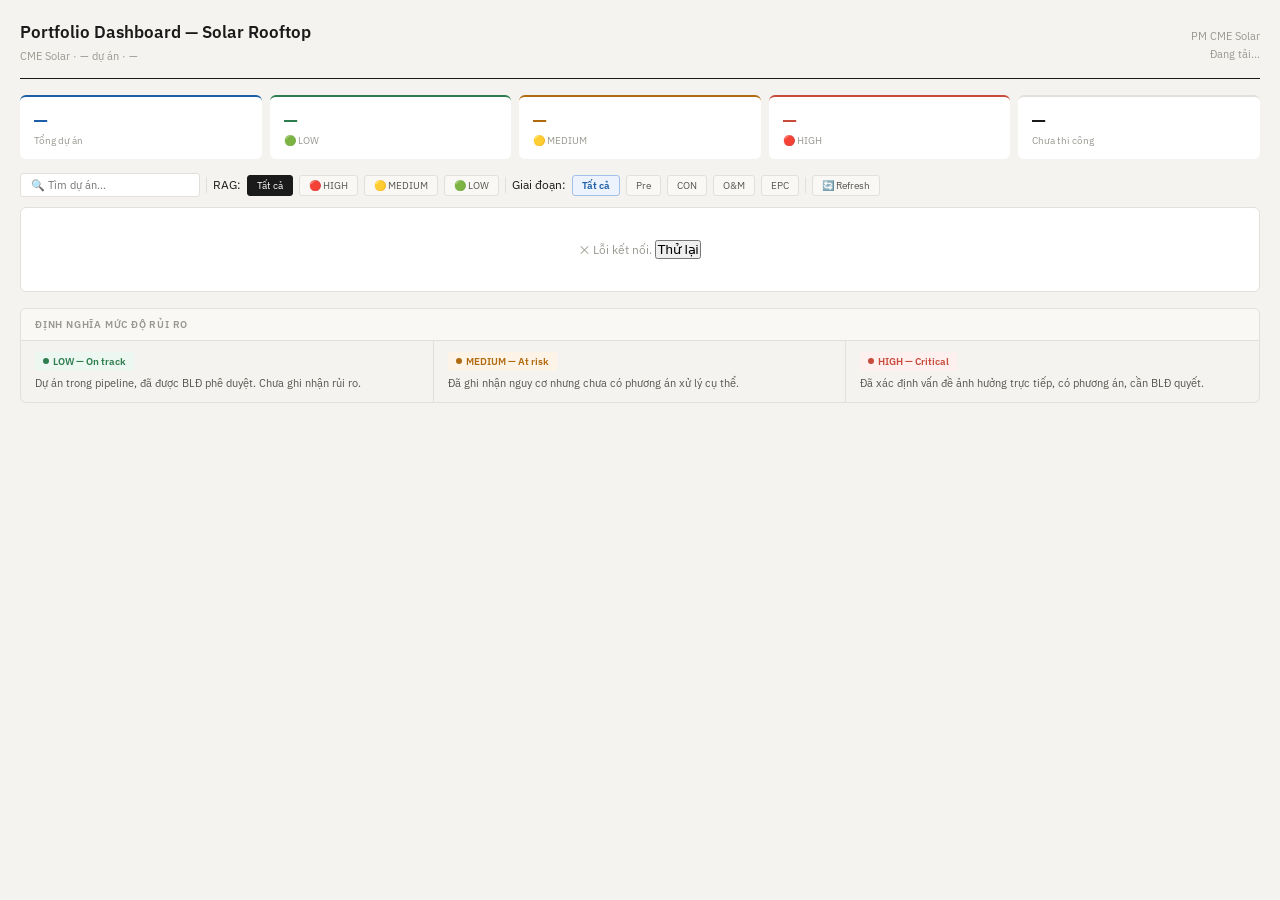
<file: index.html>
<!DOCTYPE html>
<html lang="vi">
<head>
<meta charset="UTF-8">
<meta name="viewport" content="width=device-width, initial-scale=1.0">
<title>Portfolio — CME Solar</title>
<link href="https://fonts.googleapis.com/css2?family=IBM+Plex+Sans:wght@300;400;500;600&family=IBM+Plex+Mono:wght@400;600&display=swap" rel="stylesheet">
<style>
:root{--bg:#f4f3ef;--surface:#fff;--s2:#f9f8f5;--s3:#fafaf8;--ink:#1a1a1a;--ink2:#555550;--ink3:#999890;--border:#e2e0da;
  --red:#c84b3c;--red-bg:#fdf0ee;--amber:#b06a10;--amber-bg:#fdf4e7;--green:#2e7d4f;--green-bg:#edf7f1;--blue:#1d5fa6;--blue-bg:#edf3fc;}
*{box-sizing:border-box;margin:0;padding:0;}
body{font-family:'IBM Plex Sans',sans-serif;background:var(--bg);color:var(--ink);font-size:12px;line-height:1.5;}
.shell{max-width:1280px;margin:0 auto;padding:20px 20px 48px;}

.hdr{display:flex;justify-content:space-between;align-items:flex-end;padding-bottom:14px;border-bottom:1.5px solid var(--ink);margin-bottom:16px;}
.hdr h1{font-size:17px;font-weight:600;}.hdr p{font-size:11px;color:var(--ink3);margin-top:2px;}
.hdr-r{text-align:right;font-size:11px;color:var(--ink3);line-height:1.7;}

.kpi-row{display:grid;grid-template-columns:repeat(5,1fr);gap:8px;margin-bottom:14px;}
.kpi{background:var(--surface);border-radius:6px;padding:11px 14px;border-top:2px solid var(--border);}
.kpi.g{border-top-color:var(--green);}.kpi.r{border-top-color:var(--red);}.kpi.a{border-top-color:var(--amber);}.kpi.b{border-top-color:var(--blue);}
.kpi-val{font-family:'IBM Plex Mono',monospace;font-size:22px;font-weight:600;line-height:1;margin-bottom:3px;}
.kpi.g .kpi-val{color:var(--green);}.kpi.r .kpi-val{color:var(--red);}.kpi.a .kpi-val{color:var(--amber);}.kpi.b .kpi-val{color:var(--blue);}
.kpi-lbl{font-size:10px;color:var(--ink3);}

.toolbar{display:flex;gap:6px;align-items:center;margin-bottom:10px;flex-wrap:wrap;}
.fb{font-size:10px;padding:3px 9px;border-radius:3px;border:.5px solid var(--border);background:var(--s2);color:var(--ink2);cursor:pointer;font-family:inherit;}
.fb.a-all{background:var(--ink);color:#fff;border-color:var(--ink);}
.fb.a-h{background:var(--red-bg);color:var(--red);border-color:#f09595;font-weight:600;}
.fb.a-m{background:var(--amber-bg);color:var(--amber);border-color:#fac775;font-weight:600;}
.fb.a-l{background:var(--green-bg);color:var(--green);border-color:#97c459;font-weight:600;}
.fb.a-gd{background:var(--blue-bg);color:var(--blue);border-color:#a3c0e8;font-weight:600;}
.sep{width:1px;height:16px;background:var(--border);}
.search-inp{padding:4px 10px;border:.5px solid var(--border);border-radius:3px;font-family:inherit;font-size:11px;outline:none;background:var(--surface);min-width:180px;}

.tbl-wrap{background:var(--surface);border-radius:6px;border:.5px solid var(--border);overflow:hidden;}
table{width:100%;border-collapse:collapse;table-layout:fixed;}
th{font-size:9px;font-weight:600;letter-spacing:.08em;text-transform:uppercase;color:var(--ink3);padding:8px 10px;border-bottom:.5px solid var(--border);text-align:left;cursor:pointer;user-select:none;white-space:nowrap;background:var(--s3);overflow:hidden;text-overflow:ellipsis;}
th:hover{color:var(--ink2);background:var(--s2);}
th.sa::after{content:' ↑'} th.sd::after{content:' ↓'}
td{padding:8px 10px;border-bottom:.5px solid var(--border);vertical-align:middle;overflow-wrap:break-word;}
tr:last-child td{border-bottom:none;}
.data-row{cursor:pointer;transition:background .1s;}
.data-row:hover td{background:var(--s2);}

.rag{display:inline-flex;align-items:center;gap:4px;font-size:10px;font-weight:600;padding:2px 8px;border-radius:3px;white-space:nowrap;}
.rag-h{background:var(--red-bg);color:var(--red);}.rag-m{background:var(--amber-bg);color:var(--amber);}.rag-l{background:var(--green-bg);color:var(--green);}
.dot{width:6px;height:6px;border-radius:50%;flex-shrink:0;}
.dot-h{background:var(--red);}.dot-m{background:var(--amber);}.dot-l{background:var(--green);}

.bdg{display:inline-flex;font-size:9px;border-radius:2px;padding:1px 6px;font-weight:600;white-space:nowrap;}
.b-g{background:var(--green-bg);color:var(--green);}.b-a{background:var(--amber-bg);color:var(--amber);}
.b-r{background:var(--red-bg);color:var(--red);}.b-b{background:var(--blue-bg);color:var(--blue);}

.vande-cell{display:block;font-size:11px;font-weight:600;line-height:1.45;overflow-wrap:break-word;}
.vande-cell.v-h{color:var(--red);}    /* HIGH  → đỏ  */
.vande-cell.v-m{color:var(--amber);}  /* MEDIUM→ vàng */
.vande-cell.v-l{color:var(--green);}  /* LOW   → xanh */
.vande-cell.ok{color:var(--ink3);font-weight:400;}
.pic-pill{display:inline-block;font-size:9px;padding:1px 6px;background:var(--blue-bg);color:var(--blue);border-radius:2px;margin-top:4px;}
.target-cell{font-size:11px;color:var(--ink2);line-height:1.45;overflow-wrap:break-word;}

.legend{margin-top:16px;border:.5px solid var(--border);border-radius:6px;overflow:hidden;}
.legend-hd{font-size:10px;font-weight:600;letter-spacing:.08em;text-transform:uppercase;color:var(--ink3);padding:8px 14px;border-bottom:.5px solid var(--border);background:var(--s2);}
.legend-body{display:grid;grid-template-columns:repeat(3,1fr);}
.legend-item{padding:10px 14px;border-right:.5px solid var(--border);}
.legend-item:last-child{border-right:none;}
.legend-lv{margin-bottom:4px;}
.legend-desc{font-size:11px;color:var(--ink2);line-height:1.6;}

.loading{text-align:center;padding:32px;color:var(--ink3);}
.spinner{display:inline-block;width:18px;height:18px;border:2px solid var(--border);border-top-color:var(--blue);border-radius:50%;animation:spin .6s linear infinite;}
@keyframes spin{to{transform:rotate(360deg);}}
</style>
</head>
<body>
<div class="shell">

<div class="hdr">
  <div>
    <h1>Portfolio Dashboard — Solar Rooftop</h1>
    <p>CME Solar · <span id="total-count">—</span> dự án · <span id="report-date">—</span></p>
  </div>
  <div class="hdr-r">
    PM CME Solar<br>
    <span id="sync-time">Đang tải...</span>
  </div>
</div>

<div class="kpi-row">
  <div class="kpi b"><div class="kpi-val" id="k-total">—</div><div class="kpi-lbl">Tổng dự án</div></div>
  <div class="kpi g"><div class="kpi-val" id="k-l">—</div><div class="kpi-lbl">🟢 LOW</div></div>
  <div class="kpi a"><div class="kpi-val" id="k-m">—</div><div class="kpi-lbl">🟡 MEDIUM</div></div>
  <div class="kpi r"><div class="kpi-val" id="k-h">—</div><div class="kpi-lbl">🔴 HIGH</div></div>
  <div class="kpi"><div class="kpi-val" id="k-pre">—</div><div class="kpi-lbl">Chưa thi công</div></div>
</div>

<div class="toolbar">
  <input class="search-inp" type="text" placeholder="🔍 Tìm dự án..." oninput="render()">
  <div class="sep"></div>
  RAG:
  <button class="fb a-all" data-group="rag" onclick="sf('rag','all',this)">Tất cả</button>
  <button class="fb" data-group="rag" onclick="sf('rag','H',this)">🔴 HIGH</button>
  <button class="fb" data-group="rag" onclick="sf('rag','M',this)">🟡 MEDIUM</button>
  <button class="fb" data-group="rag" onclick="sf('rag','L',this)">🟢 LOW</button>
  <div class="sep"></div>
  Giai đoạn:
  <button class="fb a-gd" data-group="gd" onclick="sf('gd','all',this)">Tất cả</button>
  <button class="fb" data-group="gd" onclick="sf('gd','Pre',this)">Pre</button>
  <button class="fb" data-group="gd" onclick="sf('gd','CON',this)">CON</button>
  <button class="fb" data-group="gd" onclick="sf('gd','O&M',this)">O&M</button>
  <button class="fb" data-group="gd" onclick="sf('gd','EPC',this)">EPC</button>
  <div class="sep"></div>
  <button class="fb" onclick="loadAll()">🔄 Refresh</button>
  <span id="rc" style="margin-left:auto;font-size:10px;color:var(--ink3)"></span>
</div>

<div id="dup-warning" style="display:none;background:var(--red-bg);color:var(--red);font-size:11px;font-weight:600;padding:8px 12px;border-radius:6px;margin-bottom:10px"></div>

<div class="tbl-wrap">
  <div class="loading" id="tbl-loading"><div class="spinner"></div><br>Đang tải...</div>
  <table id="main-table" style="display:none">
    <thead>
      <tr>
        <th data-key="id" onclick="sb('id')" style="width:4%">#</th>
        <th data-key="name" onclick="sb('name')" style="width:14%">Dự án</th>
        <th data-key="rag" onclick="sb('rag')" style="width:7%">RAG</th>
        <th data-key="phase" onclick="sb('phase')" style="width:7%">Giai đoạn</th>
        <th style="width:9%">Thanh toán</th>
        <th style="width:36%">⚠️ Vấn đề / PIC</th>
        <th style="width:23%">Mục tiêu</th>
      </tr>
    </thead>
    <tbody id="tbody"></tbody>
  </table>
  <div id="tbl-empty" style="display:none;text-align:center;padding:24px;color:var(--ink3)">Không có dự án phù hợp</div>
</div>

<div class="legend">
  <div class="legend-hd">Định nghĩa mức độ rủi ro</div>
  <div class="legend-body">
    <div class="legend-item">
      <div class="legend-lv"><span class="rag rag-l"><span class="dot dot-l"></span>LOW — On track</span></div>
      <div class="legend-desc">Dự án trong pipeline, đã được BLĐ phê duyệt. Chưa ghi nhận rủi ro.</div>
    </div>
    <div class="legend-item">
      <div class="legend-lv"><span class="rag rag-m"><span class="dot dot-m"></span>MEDIUM — At risk</span></div>
      <div class="legend-desc">Đã ghi nhận nguy cơ nhưng chưa có phương án xử lý cụ thể.</div>
    </div>
    <div class="legend-item">
      <div class="legend-lv"><span class="rag rag-h"><span class="dot dot-h"></span>HIGH — Critical</span></div>
      <div class="legend-desc">Đã xác định vấn đề ảnh hưởng trực tiếp, có phương án, cần BLĐ quyết.</div>
    </div>
  </div>
</div>

</div>

<script>
const API = 'https://script.google.com/macros/s/AKfycbxOqrw7USflAwjS0k8mdQATs1PAtiLF1oX7c_IN12JrvRx0AUqmANl1LqVWuil_XNXS/exec';

let projects = [];
let paymentsData = [];
let actionItems = [];
let fRag = 'all', fGd = 'all';
let sKey = null, sDir = 1;
const DEPT_LABEL = { bd:'BD', bds:'BDs', dien:'Điện', ketcau:'Kết Cấu', pm:'PM', hseq:'HSEQ', muasam:'Mua sắm', legal:'Legal', taichinh:'Tài chính' };
const OLD_DEPT_LABEL = { phaply:'Legal', vattu:'Mua sắm', hse:'HSEQ', kythuat:'Điện' };
function deptLabel(code) { return DEPT_LABEL[code] || OLD_DEPT_LABEL[code] || code || '—'; }

// esc() = escape HTML — bắt buộc dùng cho MỌI text tự do lấy từ sheet trước khi chèn vào
// innerHTML, vì backend không còn token nên ai cũng ghi được vào sheet (xem CLAUDE.md).
function esc(s) {
  if (s === null || s === undefined) return '';
  return String(s)
    .replace(/&/g, '&amp;')
    .replace(/</g, '&lt;')
    .replace(/>/g, '&gt;')
    .replace(/"/g, '&quot;')
    .replace(/'/g, '&#39;');
}
function formatIssueHtml(text) {
  if (!text) return '';
  return esc(text).split('\n').map(line =>
    line.replace(/\(PIC: ([^)]+)\)\s*$/, '<span style="font-size:10px;padding:1px 6px;background:var(--blue-bg);color:var(--blue);border-radius:2px;margin-left:4px">PIC: $1</span>')
  ).join('<br>');
}

async function apiGet(sheet) {
  const r = await fetch(`${API}?sheet=${encodeURIComponent(sheet)}`);
  const d = await r.json();
  if (Array.isArray(d)) return d;
  return [];
}

async function apiGetActionItemsPublic() {
  const r = await fetch(`${API}?action=actionitems_public`);
  const d = await r.json();
  return Array.isArray(d) ? d : [];
}

function parseDMY(s) {
  if (!s) return null;
  s = String(s);
  const m = s.match(/(\d{1,2})[\/\-](\d{1,2})[\/\-](\d{2,4})/);
  if (!m) return null;
  const y = m[3].length === 2 ? '20'+m[3] : m[3];
  return new Date(`${y}-${m[2].padStart(2,'0')}-${m[1].padStart(2,'0')}`);
}

async function loadAll() {
  document.getElementById('tbl-loading').style.display = 'block';
  document.getElementById('main-table').style.display = 'none';
  document.getElementById('tbl-empty').style.display = 'none';
  try {
    const [proj, payments, aItems] = await Promise.all([
      apiGet('projects'),
      apiGet('payments'),
      apiGetActionItemsPublic()
    ]);
    paymentsData = payments;
    actionItems = aItems;

    // Dedupe projects by name
    const seen = new Set();
    const dupNames = [];
    projects = proj
      .filter(r => {
        if (!r.name) return false;
        if (seen.has(r.name)) { dupNames.push(r.name); return false; }
        seen.add(r.name);
        return true;
      })
      .map((r, i) => ({
        id:       i + 1,
        name:     r.name     || '',
        location: r.location || '',
        epc:      r.epc      || '',
        tvgs:     r.tvgs     || '',
        capacity:   r.capacity || '',
        startDate:  r.startdate|| '',
        cod:        r.cod      || '',
        pm:         r.pm       || '',
        rag:        (r.rag||'L').toString().toUpperCase().startsWith('H') ? 'H'
                  : (r.rag||'L').toString().toUpperCase().startsWith('M') ? 'M' : 'L',
        issue:      r.issue    ? String(r.issue) : '',
        phase:    r.phase    || 'CON',
        target:   r.target   || '',
        picDept:  r.picdept  ? String(r.picdept) : ''
      }));

    const dupWarn = document.getElementById('dup-warning');
    if (dupNames.length) {
      dupWarn.textContent = `⚠️ Phát hiện ${dupNames.length} dự án trùng tên (đã ẩn bản trùng): ${[...new Set(dupNames)].join(', ')}`;
      dupWarn.style.display = 'block';
    } else {
      dupWarn.style.display = 'none';
    }

    document.getElementById('tbl-loading').style.display = 'none';
    document.getElementById('main-table').style.display = 'table';
    document.getElementById('total-count').textContent = projects.length;
    document.getElementById('report-date').textContent = new Date().toLocaleDateString('vi-VN');
    document.getElementById('sync-time').textContent = 'Cập nhật: ' + new Date().toLocaleTimeString('vi');
    render();
  } catch(e) {
    console.error(e);
    document.getElementById('tbl-loading').innerHTML = '❌ Lỗi kết nối. <button onclick="loadAll()">Thử lại</button>';
  }
}

function calcPayments(name) {
  const order = ['Tạm ứng','Đợt 1','Đợt 2','Đợt 3','QT'];
  const rows = paymentsData.filter(r => r.project === name);
  if (!rows.length) return null;
  const approved = rows.filter(r => /approved|paid|đã duyệt/i.test(r.approvalstatus||''));
  if (!approved.length) return [{ label: rows[0].paymentround||'—', cls: 'b-a', done: false }];
  // Sort theo thứ tự cố định
  approved.sort((a,b) => order.indexOf(a.paymentround) - order.indexOf(b.paymentround));
  return approved.map(r => ({ label: r.paymentround, cls: 'b-g', done: true }));
}

function sf(type, val, btn) {
  document.querySelectorAll(`.toolbar .fb[data-group="${type}"]`).forEach(b => b.className = 'fb');
  if (type === 'rag') {
    fRag = val;
    btn.className = 'fb ' + (val==='all'?'a-all':val==='H'?'a-h':val==='M'?'a-m':'a-l');
  } else {
    fGd = val;
    btn.className = 'fb a-gd';
  }
  render();
}

function sb(k) {
  if (sKey === k) sDir *= -1; else { sKey = k; sDir = 1; }
  document.querySelectorAll('th').forEach(t => t.className = '');
  const th = document.querySelector(`th[data-key="${k}"]`);
  if (th) th.className = sDir===1 ? 'sa' : 'sd';
  render();
}

function ro(r){return r==='H'?0:r==='M'?1:2;}

function render() {
  const search = document.querySelector('.search-inp').value.toLowerCase();
  let data = [...projects];
  if (fRag !== 'all') data = data.filter(p => p.rag === fRag);
  if (fGd !== 'all')  data = data.filter(p => p.phase === fGd);
  if (search) data = data.filter(p =>
    p.name.toLowerCase().includes(search) ||
    p.issue.toLowerCase().includes(search) ||
    p.picDept.toLowerCase().includes(search)
  );

  if (sKey) {
    data.sort((a, b) => {
      if (sKey==='id')    return (a.id - b.id) * sDir;
      if (sKey==='name')  return a.name.localeCompare(b.name) * sDir;
      if (sKey==='rag')   return (ro(a.rag) - ro(b.rag)) * sDir;
      if (sKey==='phase') return a.phase.localeCompare(b.phase) * sDir;
      if (sKey==='vande') return a.issue.localeCompare(b.issue) * sDir;
      return 0;
    });
  }

  document.getElementById('k-total').textContent = projects.length;
  document.getElementById('k-l').textContent = projects.filter(p=>p.rag==='L').length;
  document.getElementById('k-m').textContent = projects.filter(p=>p.rag==='M').length;
  document.getElementById('k-h').textContent = projects.filter(p=>p.rag==='H').length;
  document.getElementById('k-pre').textContent = projects.filter(p=>!['CON','O&M','Pre'].includes(p.phase)).length;
  document.getElementById('rc').textContent = `Hiển thị ${data.length}/${projects.length}`;

  if (!data.length) {
    document.getElementById('tbody').innerHTML = '';
    document.getElementById('tbl-empty').style.display = 'block';
    return;
  }
  document.getElementById('tbl-empty').style.display = 'none';

  document.getElementById('tbody').innerHTML = data.map(p => {
    const rc = p.rag==='H' ? 'rag-h' : p.rag==='M' ? 'rag-m' : 'rag-l';
    const dc = p.rag==='H' ? 'dot-h' : p.rag==='M' ? 'dot-m' : 'dot-l';
    const rl = p.rag==='H' ? 'HIGH'  : p.rag==='M' ? 'MEDIUM': 'LOW';
    const gdCls = p.phase==='CON' ? 'b-b' : p.phase==='O&M' ? 'b-g' : 'b-a';

    // Thanh toán
    const tt = calcPayments(p.name);
    const ttHtml = tt
      ? tt.map(t => `<span class="bdg ${t.cls}">${esc(t.label)}${t.done ? ' ✓' : ''}</span>`).join(' ')
      : '<span style="color:var(--ink3)">—</span>';

    // Vấn đề + PIC
    const vc = p.rag==='H' ? 'v-h' : p.rag==='M' ? 'v-m' : 'v-l';
    const vandeHtml = p.issue
      ? `<div class="vande-cell ${vc}">🚨 ${formatIssueHtml(p.issue)}</div>`
      : `<span class="vande-cell ${vc} ok">—</span>`;

    const rowId = 'ai-row-' + p.id;
    return `<tr class="data-row" onclick="openDashboard('${encodeURIComponent(p.name)}')">
      <td style="color:var(--ink3)"><span onclick="event.stopPropagation();toggleActionItems(this,'${rowId}')" style="cursor:pointer;display:inline-block;width:12px">▸</span>${p.id}</td>
      <td><div style="font-weight:600;font-size:11px">${esc(p.name)}</div>
          <div style="font-size:9px;color:var(--ink3)">${esc(p.epc||'')}${p.pm?' · '+esc(p.pm):''}</div></td>
      <td><span class="rag ${rc}"><span class="dot ${dc}"></span>${rl}</span></td>
      <td><span class="bdg ${gdCls}">${esc(p.phase)}</span></td>
      <td>${ttHtml}</td>
      <td>${vandeHtml}</td>
      <td class="target-cell">${esc(p.target||'—')}</td>
    </tr>
    <tr id="${rowId}-detail" style="display:none">
      <td colspan="7" style="background:var(--s2);padding:10px 16px 12px 34px">${actionItemDetailHtml(p.name)}</td>
    </tr>`;
  }).join('');
}

function actionItemRowHtml(a) {
  const STATUS_LABEL = { open:'Chưa xử lý', in_progress:'Đang xử lý', done:'Đã xong' };
  const overdue = a.deadline && a.status !== 'done' && parseDMY(a.deadline) && parseDMY(a.deadline) < new Date();
  return `<div style="display:flex;gap:8px;padding:5px 0;border-bottom:.5px solid var(--border);font-size:11px;flex-wrap:wrap;${overdue?'color:var(--red)':''}">
    <span style="flex:1;min-width:140px">${esc(a.description||'—')}${overdue?' ⚠️ Quá hạn':''}</span>
    <span class="bdg b-b">${esc(deptLabel(a.department))}</span>
    <span style="color:var(--ink3);min-width:60px">${esc(a.deadline||'—')}</span>
    <span>${esc(STATUS_LABEL[a.status]||a.status||'—')}</span>
  </div>`;
}

function actionItemDetailHtml(projectName) {
  const items = actionItems.filter(a => a.project === projectName);
  if (!items.length) return '<div style="font-size:11px;color:var(--ink3)">Không có action-item nào</div>';
  const active = items.filter(a => a.status !== 'done');
  const done = items.filter(a => a.status === 'done');
  const activeHtml = active.length ? active.map(actionItemRowHtml).join('') : '<div style="font-size:11px;color:var(--ink3)">Không có việc tồn đọng</div>';
  const doneId = 'ai-done-' + projectName.replace(/[^a-zA-Z0-9]/g, '');
  return activeHtml + (done.length ? `
    <div style="margin-top:6px">
      <span style="font-size:10px;color:var(--ink3);cursor:pointer;text-decoration:underline" onclick="event.stopPropagation();var d=document.getElementById('${doneId}');d.style.display=d.style.display==='none'?'block':'none'">Xem lịch sử (${done.length} đã xong)</span>
      <div id="${doneId}" style="display:none;margin-top:4px">${done.map(actionItemRowHtml).join('')}</div>
    </div>` : '');
}

function toggleActionItems(el, rowId) {
  const detail = document.getElementById(rowId + '-detail');
  if (!detail) return;
  const show = detail.style.display === 'none';
  detail.style.display = show ? 'table-row' : 'none';
  el.textContent = show ? '▾' : '▸';
}

function openDashboard(name) {
  window.open(`app.html?project=${name}`, '_blank');
}

loadAll();
</script>
</body>
</html>
</file>
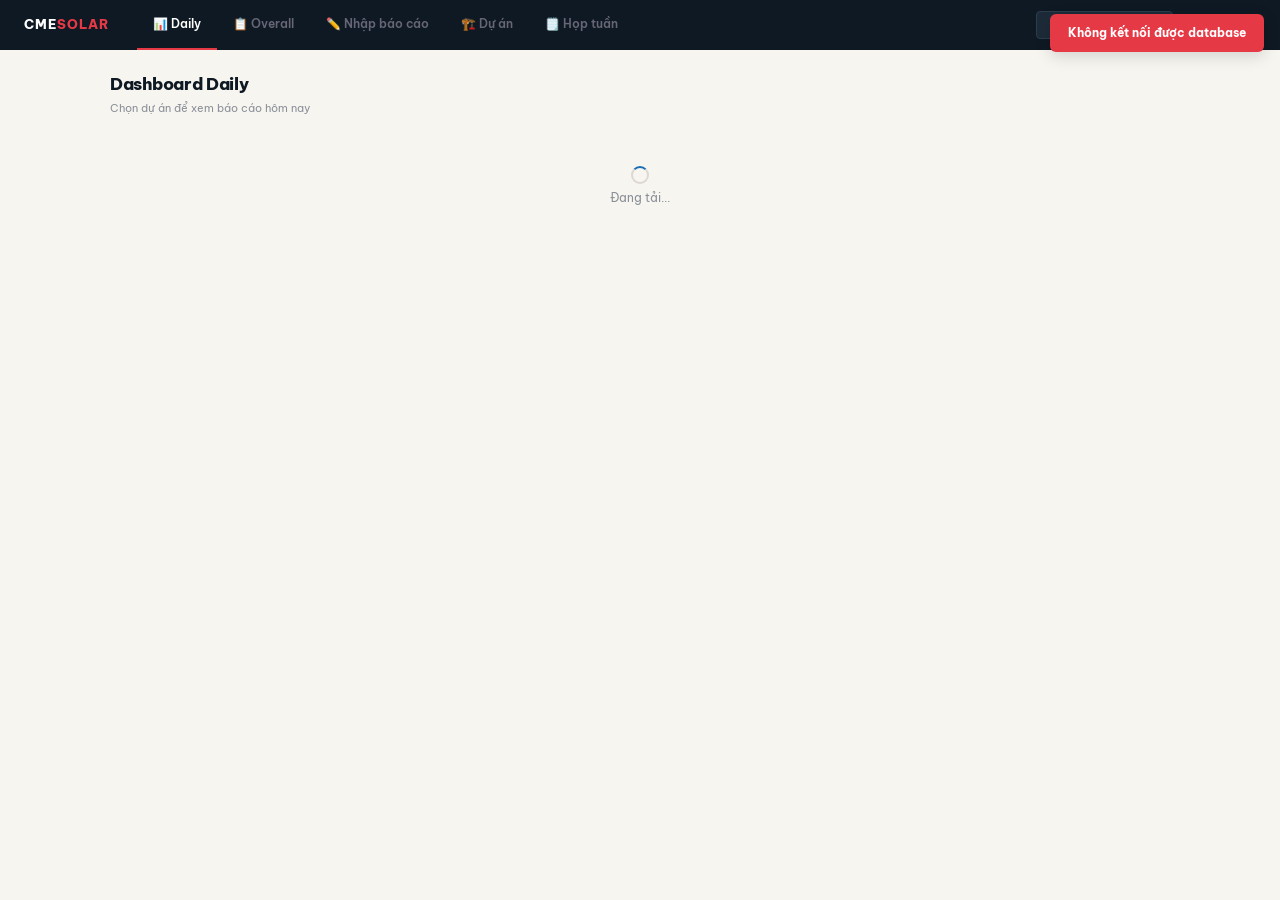
<file: app.html>
<!DOCTYPE html>
<html lang="vi">
<head>
<meta charset="UTF-8">
<meta name="viewport" content="width=device-width, initial-scale=1.0">
<title>CME Solar — PM App</title>
<link href="https://fonts.googleapis.com/css2?family=Be+Vietnam+Pro:wght@300;400;500;600;700;800&family=JetBrains+Mono:wght@400;600&display=swap" rel="stylesheet">
<link rel="stylesheet" href="css/app.css">
</head>
<body>

<div class="toast" id="toast"></div>

<nav class="nav">
  <div class="nav-logo">CME<span>SOLAR</span></div>
  <div class="nav-tab active" id="tab-daily" onclick="goPage('daily',this)">📊 Daily</div>
  <div class="nav-tab" id="tab-weekly" onclick="goPage('weekly',this)">📋 Overall</div>
  <div class="nav-tab" id="tab-input" onclick="goPage('input',this)">✏️ Nhập báo cáo</div>
  <div class="nav-tab" id="tab-projects" onclick="goPage('projects',this)">🏗️ Dự án</div>
  <div class="nav-tab" id="tab-meeting" onclick="goPage('meeting',this)">🗒️ Họp tuần</div>
  <div class="nav-right">
    <select class="proj-select" id="proj-select" onchange="onProjectChange()">
      <option value="">-- Chọn dự án --</option>
    </select>
    <div class="sync-dot" id="sync-dot"></div>
    <span id="sync-text">Đang tải...</span>
  </div>
</nav>

<!-- DAILY -->
<div class="page active" id="page-daily">
  <div class="page-hdr">
    <h2 id="daily-title">Dashboard Daily</h2>
    <p id="daily-sub">Chọn dự án để xem báo cáo hôm nay</p>
  </div>
  <div id="daily-content">
    <div class="loading"><div class="spinner"></div><br>Đang tải...</div>
  </div>
</div>

<!-- WEEKLY -->
<div class="page" id="page-weekly">
  <div class="page-hdr">
    <h2 id="weekly-title">Overall — </h2>
    <div style="display:flex;align-items:center;gap:12px;margin-top:6px">
      <p style="font-size:11px;color:var(--gray)">Tổng hợp dự án — tiến độ, pháp lý, thanh toán</p>
      <select id="week-filter" onchange="onWeekFilterChange()" style="padding:4px 10px;border:1px solid var(--border);border-radius:4px;font-family:inherit;font-size:11px;background:var(--card)">
        <option value="">Tất cả tuần</option>
      </select>
    </div>
  </div>
  <div class="wtab-row">
    <div class="wtab active" onclick="goWtab('progress',this)">Tiến độ</div>
    <div class="wtab" onclick="goWtab('permits',this)">Pháp lý</div>
    <div class="wtab" onclick="goWtab('payments',this)">Thanh toán</div>
    <div class="wtab" onclick="goWtab('docs',this)">Hồ sơ DC</div>
    <div class="wtab" onclick="goWtab('hse',this)">HSE</div>
    <div class="wtab" onclick="goWtab('materials',this)">Vật tư</div>
    <div class="wtab" onclick="goWtab('acceptance',this)">Nghiệm thu</div>
    <div class="wtab" onclick="goWtab('issues',this)">Vấn đề</div>
  </div>
  <div id="wtab-progress"></div>
  <div id="wtab-permits"  style="display:none"></div>
  <div id="wtab-payments" style="display:none"></div>
  <div id="wtab-docs"     style="display:none"></div>
  <div id="wtab-hse"      style="display:none"></div>
  <div id="wtab-materials"   style="display:none"></div>
  <div id="wtab-acceptance"  style="display:none"></div>
  <div id="wtab-issues"      style="display:none"></div>
</div>

<!-- INPUT -->
<div class="page" id="page-input">
  <div class="page-hdr">
    <h2>Nhập báo cáo TVGS</h2>
    <p>Paste báo cáo của TVGS → parser tự động trích xuất → preview → lưu vào database</p>
  </div>
  <div class="row2">
    <div class="card">
      <div class="card-lbl">Thông tin báo cáo</div>
      <div class="form-grid">
        <div class="fg">
          <label>Dự án</label>
          <select id="inp-project"><option value="">-- Chọn --</option></select>
        </div>
        <div class="fg">
          <label>Tuần số</label>
          <input type="number" id="inp-tuan" placeholder="Ví dụ: 19" min="1">
        </div>
        <div class="fg span2">
          <label>Nội dung báo cáo TVGS (paste từ Teams)</label>
          <textarea id="raw-input" placeholder="Báo cáo các anh khối lượng công việc..."></textarea>
        </div>
      </div>
      <div class="btn-row">
        <button class="btn btn-dark" onclick="parseReport()">📖 Đọc báo cáo</button>
        <button class="btn btn-ghost" onclick="loadSample()">Mẫu thử</button>
        <button class="btn btn-ghost" onclick="clearParse()">Xoá</button>
      </div>
    </div>
    <div class="card">
      <div class="card-lbl">Kết quả parse</div>
      <div id="parse-preview" style="font-size:12px;color:var(--gray)">Paste báo cáo và nhấn "Đọc báo cáo"</div>
      <div id="save-area" style="display:none;margin-top:12px">
        <button class="btn btn-green" style="width:100%" onclick="saveAll()">💾 Lưu vào database</button>
        <div style="font-size:10px;color:var(--gray);margin-top:5px;text-align:center">
          Sẽ lưu vào: <strong>daily</strong> (1 row) + <strong>progress</strong> (<span id="progress-count">0</span> rows)
        </div>
      </div>
    </div>
  </div>
</div>

<!-- PROJECTS -->
<div class="page" id="page-projects">
  <div class="page-hdr">
    <h2>Quản lý dự án</h2>
    <p>Danh sách dự án</p>
  </div>
  <div id="dup-warning" style="display:none;background:var(--red-bg);color:var(--accent);font-size:11px;font-weight:600;padding:8px 12px;border-radius:6px;margin-bottom:16px;border:1px solid #f09595"></div>
  <div class="card" style="margin-bottom:16px">
    <div class="card-lbl">Thêm dự án mới</div>
    <div class="form-grid">
      <div class="fg"><label>Tên dự án</label><input type="text" id="np-name" placeholder="ZhengXing"></div>
      <div class="fg"><label>Địa điểm</label><input type="text" id="np-location" placeholder="Bình Dương"></div>
      <div class="fg"><label>EPC</label><input type="text" id="np-epc" placeholder="CME"></div>
      <div class="fg"><label>TVGS</label><input type="text" id="np-tvgs" placeholder="GELICON"></div>
      <div class="fg"><label>Công suất (kWp)</label><input type="number" id="np-capacity" placeholder="500"></div>
      <div class="fg"><label>Ngày khởi công</label><input type="text" id="np-startdate" placeholder="01/01/2026"></div>
      <div class="fg"><label>COD</label><input type="text" id="np-cod" placeholder="30/06/2026"></div>
      <div class="fg"><label>PM</label><input type="text" id="np-pm" placeholder="Minh"></div>
      <div class="fg"><label>RAG</label>
        <select id="np-rag">
          <option value="L">L — Low</option>
          <option value="M">M — Medium</option>
          <option value="H">H — High</option>
        </select>
      </div>
      <div class="fg"><label>Giai đoạn</label>
        <select id="np-phase">
          <option value="Pre">Pre</option>
          <option value="CON">CON</option>
          <option value="O&M">O&M</option>
          <option value="EPC">EPC</option>
        </select>
      </div>
      <div class="fg"><label>Vấn đề</label><input type="text" id="np-issue" placeholder="Chậm cáp DC"></div>
      <div class="fg"><label>PIC Dept</label><input type="text" id="np-picdept" placeholder="Kỹ thuật"></div>
      <div class="fg"><label>Target</label><input type="text" id="np-target" placeholder="500"></div>
    </div>
    <div class="btn-row">
      <button class="btn btn-green" onclick="addProject()">+ Thêm dự án</button>
      <button class="btn btn-ghost" onclick="if(confirm('Xoá toàn bộ nội dung đã nhập?')) clearProjectForm()">Xoá</button>
    </div>
  </div>
  <div class="card" style="margin-bottom:16px">
    <div class="card-lbl">Export Closeout Data</div>
    <div style="font-size:12px;color:var(--gray);margin-bottom:10px">
      Xuất toàn bộ data của 1 dự án thành file JSON → upload vào Claude chat để tạo Closeout Report
    </div>
    <div style="display:flex;gap:8px;align-items:flex-end">
      <div class="fg" style="flex:1">
        <label>Chọn dự án</label>
        <select id="export-project"><option value="">-- Chọn dự án --</option></select>
      </div>
      <button class="btn btn-dark" onclick="exportCloseout(event)">📥 Export JSON</button>
    </div>
  </div>
  <div id="projects-content"><div class="loading"><div class="spinner"></div></div></div>
</div>

<!-- MEETING -->
<div class="page" id="page-meeting">
  <div class="page-hdr">
    <h2>Họp tuần</h2>
    <p>Đi theo từng dự án — tồn đọng tự động còn nguyên tới khi xong, việc xong tự ẩn (xem lại qua "Xem lịch sử" của từng dự án)</p>
    <button class="btn btn-ghost" id="meeting-toggle-all" onclick="toggleMeetingShowAll()" style="margin-top:8px">📋 Xem tất cả dự án</button>
  </div>
  <div id="meeting-project-blocks"></div>
</div>

<script src="js/utils.js"></script>
<script src="js/api.js"></script>
<script src="js/auth.js"></script>
<script src="js/daily.js"></script>
<script src="js/weekly.js"></script>
<script src="js/projects.js"></script>
<script src="js/parser.js"></script>
<script src="js/meeting.js"></script>
<script src="js/main.js"></script>
</body>
</html>
</file>
<file: css/app.css>
:root{
  --ink:#0f1923;--paper:#f7f5f0;--accent:#e63946;--green:#2d9e6b;--yellow:#f4a423;--blue:#1a6eb5;
  --gray:#8a8f98;--border:#ddd8d0;--card:#fff;--s2:#f0ede8;--s3:#fafaf8;
  --red:var(--accent);--amber:var(--yellow);--red-bg:#fdf0ee;--green-bg:#edf7f1;--yellow-bg:#fdf4e7;--blue-bg:#edf3fc;
}
*{box-sizing:border-box;margin:0;padding:0;}
body{font-family:'Be Vietnam Pro',sans-serif;background:var(--paper);color:var(--ink);font-size:13px;line-height:1.5;min-height:100vh;}

.nav{background:var(--ink);display:flex;align-items:stretch;padding:0 24px;height:50px;position:sticky;top:0;z-index:100;}
.nav-logo{font-size:13px;font-weight:800;color:#fff;letter-spacing:1px;display:flex;align-items:center;margin-right:28px;}
.nav-logo span{color:var(--accent);}
.nav-tab{padding:0 16px;display:flex;align-items:center;font-size:12px;font-weight:600;color:#667;cursor:pointer;border-bottom:2.5px solid transparent;transition:all .15s;white-space:nowrap;}
.nav-tab:hover{color:#ccc;}
.nav-tab.active{color:#fff;border-bottom-color:var(--accent);}
.nav-right{margin-left:auto;display:flex;align-items:center;gap:12px;}
.sync-dot{width:7px;height:7px;border-radius:50%;background:#667;}
.sync-dot.ok{background:var(--green);}.sync-dot.err{background:var(--accent);}
#sync-text{font-size:10px;color:#667;}
.proj-select{background:#1d2b38;border:1px solid #2d3d4d;color:#e8eaf0;padding:5px 10px;border-radius:4px;font-family:inherit;font-size:11px;outline:none;cursor:pointer;}

.page{display:none;max-width:1100px;margin:0 auto;padding:22px 20px 48px;}
.page.active{display:block;}
.page-hdr{margin-bottom:18px;}
.page-hdr h2{font-size:17px;font-weight:800;letter-spacing:-.3px;}
.page-hdr p{font-size:11px;color:var(--gray);margin-top:2px;}

.sec{margin-bottom:22px;}
.sec-hdr{font-size:10px;letter-spacing:2px;text-transform:uppercase;font-weight:700;color:var(--gray);margin-bottom:10px;display:flex;align-items:center;gap:8px;}
.sec-hdr::after{content:'';flex:1;height:1px;background:var(--border);}
.sec-num{width:20px;height:20px;background:var(--ink);color:#fff;border-radius:50%;font-size:9px;font-weight:800;display:inline-flex;align-items:center;justify-content:center;flex-shrink:0;}

.kpi-row{display:grid;grid-template-columns:repeat(4,1fr);gap:10px;margin-bottom:4px;}
.kpi{background:var(--card);border-radius:6px;padding:13px 15px;border-left:3px solid var(--border);}
.kpi.g{border-left-color:var(--green);}.kpi.r{border-left-color:var(--accent);}.kpi.y{border-left-color:var(--yellow);}.kpi.b{border-left-color:var(--blue);}
.kpi-val{font-family:'JetBrains Mono',monospace;font-size:22px;font-weight:700;line-height:1;margin-bottom:3px;}
.kpi.g .kpi-val{color:var(--green);}.kpi.r .kpi-val{color:var(--accent);}.kpi.y .kpi-val{color:var(--yellow);}.kpi.b .kpi-val{color:var(--blue);}
.kpi-lbl{font-size:10px;color:var(--gray);}

.tbl-wrap{background:var(--card);border-radius:8px;border:1px solid var(--border);overflow:hidden;}
table{width:100%;border-collapse:collapse;font-size:12px;}
th{font-size:9px;font-weight:700;letter-spacing:.08em;text-transform:uppercase;color:var(--gray);padding:8px 12px;border-bottom:1px solid var(--border);text-align:left;background:var(--s3);white-space:nowrap;}
td{padding:8px 12px;border-bottom:1px solid var(--border);vertical-align:middle;}
tr:last-child td{border-bottom:none;}
tr:hover td{background:var(--s2);}

.prog-row{display:flex;align-items:center;gap:8px;margin-bottom:8px;padding:6px 0;border-bottom:1px solid var(--s2);}
.prog-row:last-child{border-bottom:none;}
.prog-name{font-size:12px;min-width:200px;max-width:200px;white-space:nowrap;overflow:hidden;text-overflow:ellipsis;font-weight:500;}
.bar-track{flex:1;height:6px;background:var(--s2);border-radius:3px;overflow:hidden;border:1px solid var(--border);position:relative;}
.bar-fill{height:100%;border-radius:3px;transition:width .5s;}
.bar-plan-mark{position:absolute;top:-2px;height:10px;width:2px;background:var(--ink);}
.prog-pct{font-family:'JetBrains Mono',monospace;font-size:11px;font-weight:700;min-width:46px;text-align:right;}
.prog-plan{font-family:'JetBrains Mono',monospace;font-size:10px;color:var(--gray);min-width:46px;text-align:right;}
.prog-delta{font-family:'JetBrains Mono',monospace;font-size:10px;font-weight:700;min-width:50px;text-align:right;}
.prog-delta.pos{color:var(--green);}
.prog-delta.neg{color:var(--accent);}
.prog-delta.zero{color:var(--gray);}
.cod-bar{display:flex;gap:20px;align-items:center;margin-bottom:14px;padding:10px 16px;background:var(--card);border:1px solid var(--border);border-radius:8px;font-size:12px;flex-wrap:wrap;}
.cod-bar .sep{color:var(--border);}
.stag{display:inline-block;font-size:10px;font-weight:600;padding:2px 8px;border-radius:3px;min-width:100px;text-align:center;}
.stag-on{background:var(--green-bg);color:var(--green);}
.stag-behind{background:var(--yellow-bg);color:#92400e;}
.stag-risk{background:#fff3cd;color:#856404;border:1px solid #ffc107;}
.stag-late{background:var(--red-bg);color:var(--accent);}
.stag-done{background:var(--green-bg);color:var(--green);font-weight:700;}
.stag-early{background:var(--blue-bg);color:var(--blue);}

.badge{display:inline-flex;align-items:center;font-size:10px;font-weight:600;border-radius:3px;padding:2px 8px;white-space:nowrap;}
.b-done{background:var(--green-bg);color:var(--green);}
.b-wait{background:var(--yellow-bg);color:#92400e;}
.b-miss{background:var(--red-bg);color:var(--accent);}
.b-na{background:var(--s2);color:var(--gray);}

.rag-pill{display:inline-block;font-size:10px;font-weight:600;padding:2px 8px;border-radius:3px;}
.rag-L{background:var(--green-bg);color:var(--green);}
.rag-M{background:var(--yellow-bg);color:#92400e;}
.rag-H{background:var(--red-bg);color:var(--accent);}

.feed{display:flex;flex-direction:column;gap:8px;}
.feed-item{background:var(--card);border:1px solid var(--border);border-radius:6px;padding:12px 14px;}
.feed-hdr{display:flex;justify-content:space-between;align-items:center;margin-bottom:6px;}
.feed-title{font-size:12px;font-weight:700;}
.feed-meta{font-size:11px;color:var(--gray);}
.bch-row{display:flex;flex-wrap:wrap;gap:5px;margin-top:5px;}
.bch-chip{font-size:10px;padding:2px 8px;border-radius:3px;border:1px solid var(--border);background:var(--card);}
.bch-chip.zero{color:var(--accent);border-color:var(--accent);}
.warning-chip{font-size:10px;padding:2px 8px;border-radius:3px;background:var(--red-bg);color:var(--accent);border:1px solid #f09595;}
.work-list{margin-top:6px;font-size:11px;color:var(--ink);}
.work-list li{margin-left:18px;}

.row2{display:grid;grid-template-columns:1.4fr 1fr;gap:16px;}
.card{background:var(--card);border-radius:8px;border:1px solid var(--border);padding:16px 18px;}
.card-lbl{font-size:10px;letter-spacing:1.5px;text-transform:uppercase;font-weight:700;color:var(--gray);margin-bottom:10px;}

.form-grid{display:grid;grid-template-columns:1fr 1fr;gap:12px;}
.fg{display:flex;flex-direction:column;gap:4px;}
.fg.span2{grid-column:1/-1;}
.fg label{font-size:10px;font-weight:700;color:var(--gray);text-transform:uppercase;letter-spacing:.5px;}
.fg input,.fg select,.fg textarea{padding:8px 11px;border:1px solid var(--border);border-radius:5px;font-family:inherit;font-size:12px;outline:none;background:var(--card);transition:border-color .15s;}
.fg input:focus,.fg select:focus,.fg textarea:focus{border-color:var(--blue);}
.fg textarea{height:200px;resize:vertical;font-family:'JetBrains Mono',monospace;font-size:11px;line-height:1.6;}

.btn{padding:8px 16px;border-radius:5px;font-size:12px;font-weight:700;cursor:pointer;border:none;font-family:inherit;transition:opacity .15s;}
.btn:hover{opacity:.85;}
.btn:disabled{opacity:.5;cursor:not-allowed;}
.btn-dark{background:var(--ink);color:#fff;}
.btn-green{background:var(--green);color:#fff;}
.btn-ghost{background:transparent;border:1px solid var(--border);color:var(--ink);}
.btn-row{display:flex;gap:8px;margin-top:10px;flex-wrap:wrap;}

.wtab-row{display:flex;gap:0;border-bottom:1px solid var(--border);margin-bottom:16px;}
.wtab{padding:8px 16px;font-size:12px;font-weight:600;cursor:pointer;color:var(--gray);border-bottom:2px solid transparent;transition:all .15s;}
.wtab:hover{color:var(--ink);}
.wtab.active{color:var(--ink);border-bottom-color:var(--ink);}

.toast{position:fixed;top:14px;right:16px;padding:10px 18px;border-radius:6px;font-size:12px;font-weight:700;z-index:9999;display:none;box-shadow:0 4px 16px rgba(0,0,0,.15);}
.toast.ok{background:var(--green);color:#fff;}.toast.err{background:var(--accent);color:#fff;}

.loading{text-align:center;padding:32px;color:var(--gray);font-size:12px;}
.spinner{display:inline-block;width:18px;height:18px;border:2px solid var(--border);border-top-color:var(--blue);border-radius:50%;animation:spin .6s linear infinite;}
@keyframes spin{to{transform:rotate(360deg);}}

.preview-tbl{width:100%;border-collapse:collapse;font-size:11px;margin-top:8px;}
.preview-tbl th,.preview-tbl td{padding:5px 8px;border-bottom:1px solid var(--border);text-align:left;}
.preview-tbl th{font-size:9px;color:var(--gray);background:var(--s3);text-transform:uppercase;letter-spacing:.5px;font-weight:700;}
.vande-cell{font-size:11px;font-weight:600;max-width:200px;}
.vande-cell.v-h{color:var(--red);}
.vande-cell.v-m{color:var(--amber);}
.vande-cell.v-l{color:var(--green);}
</file>
